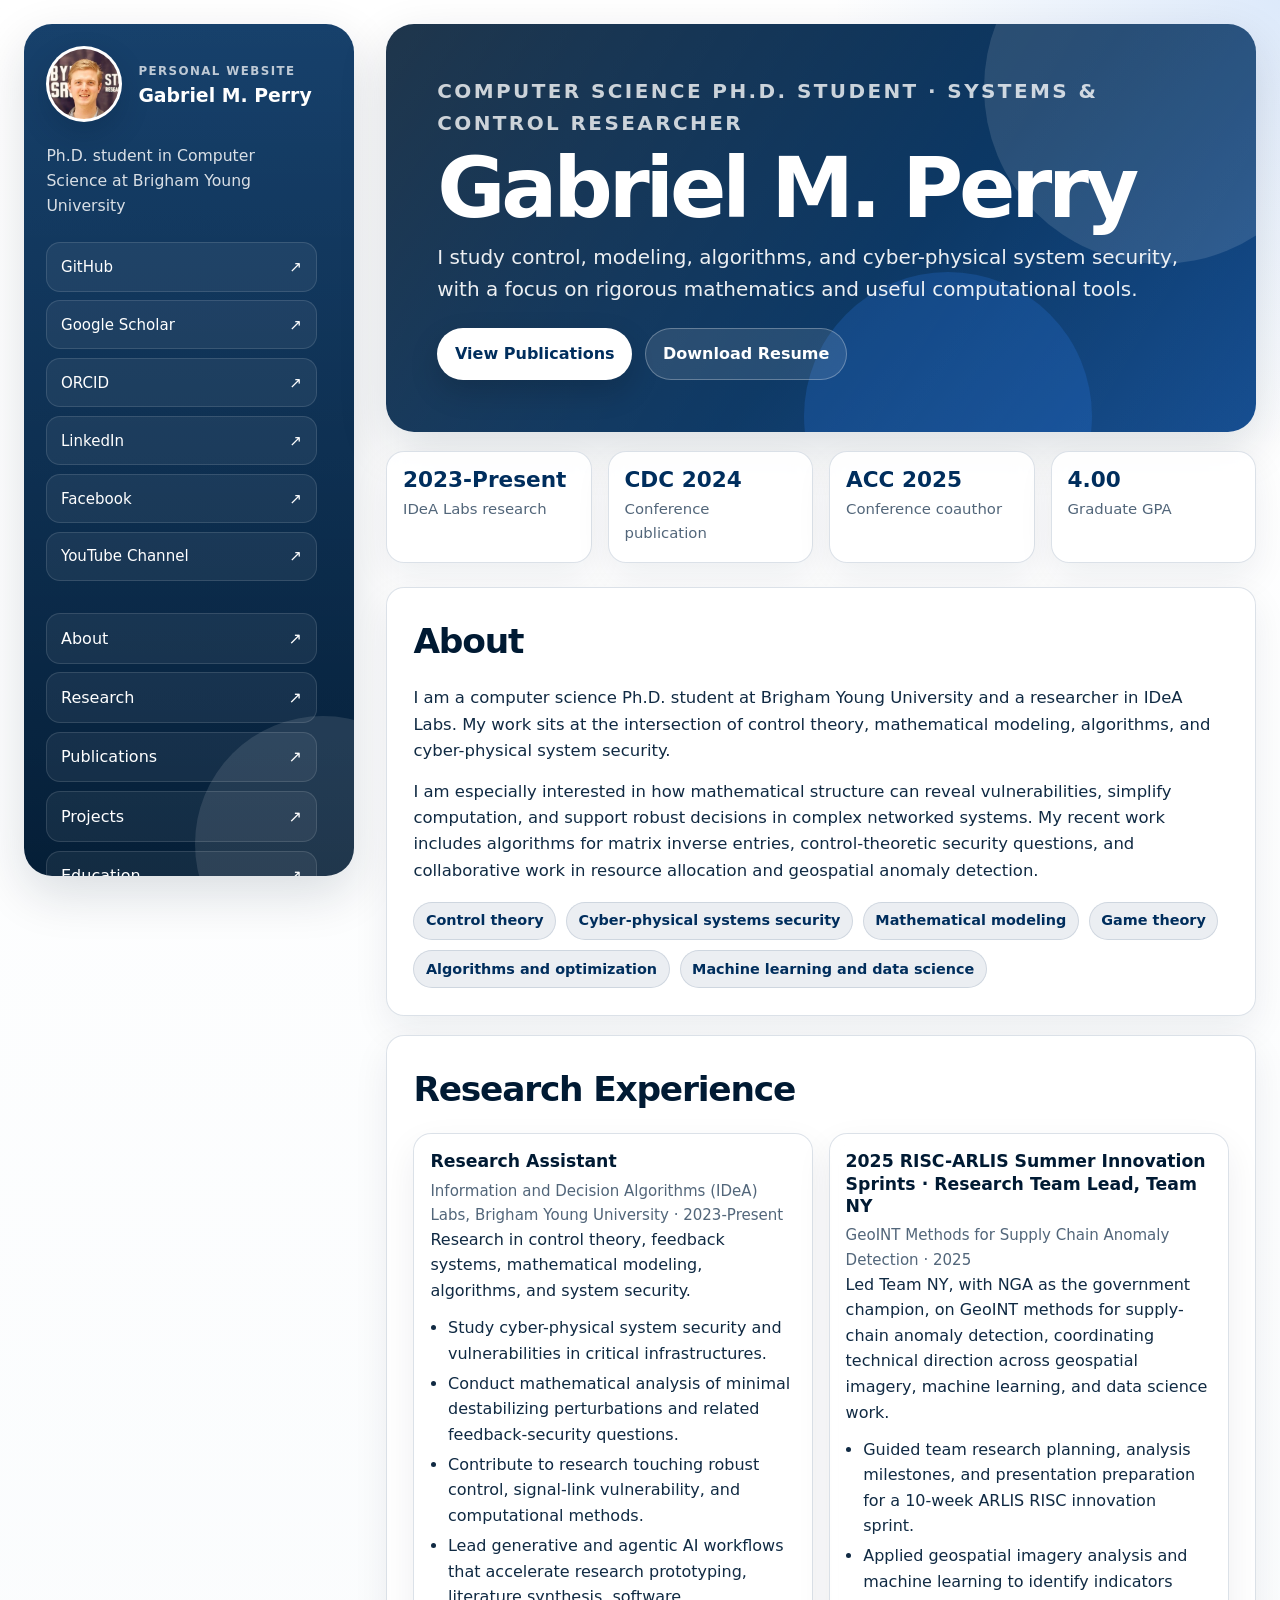
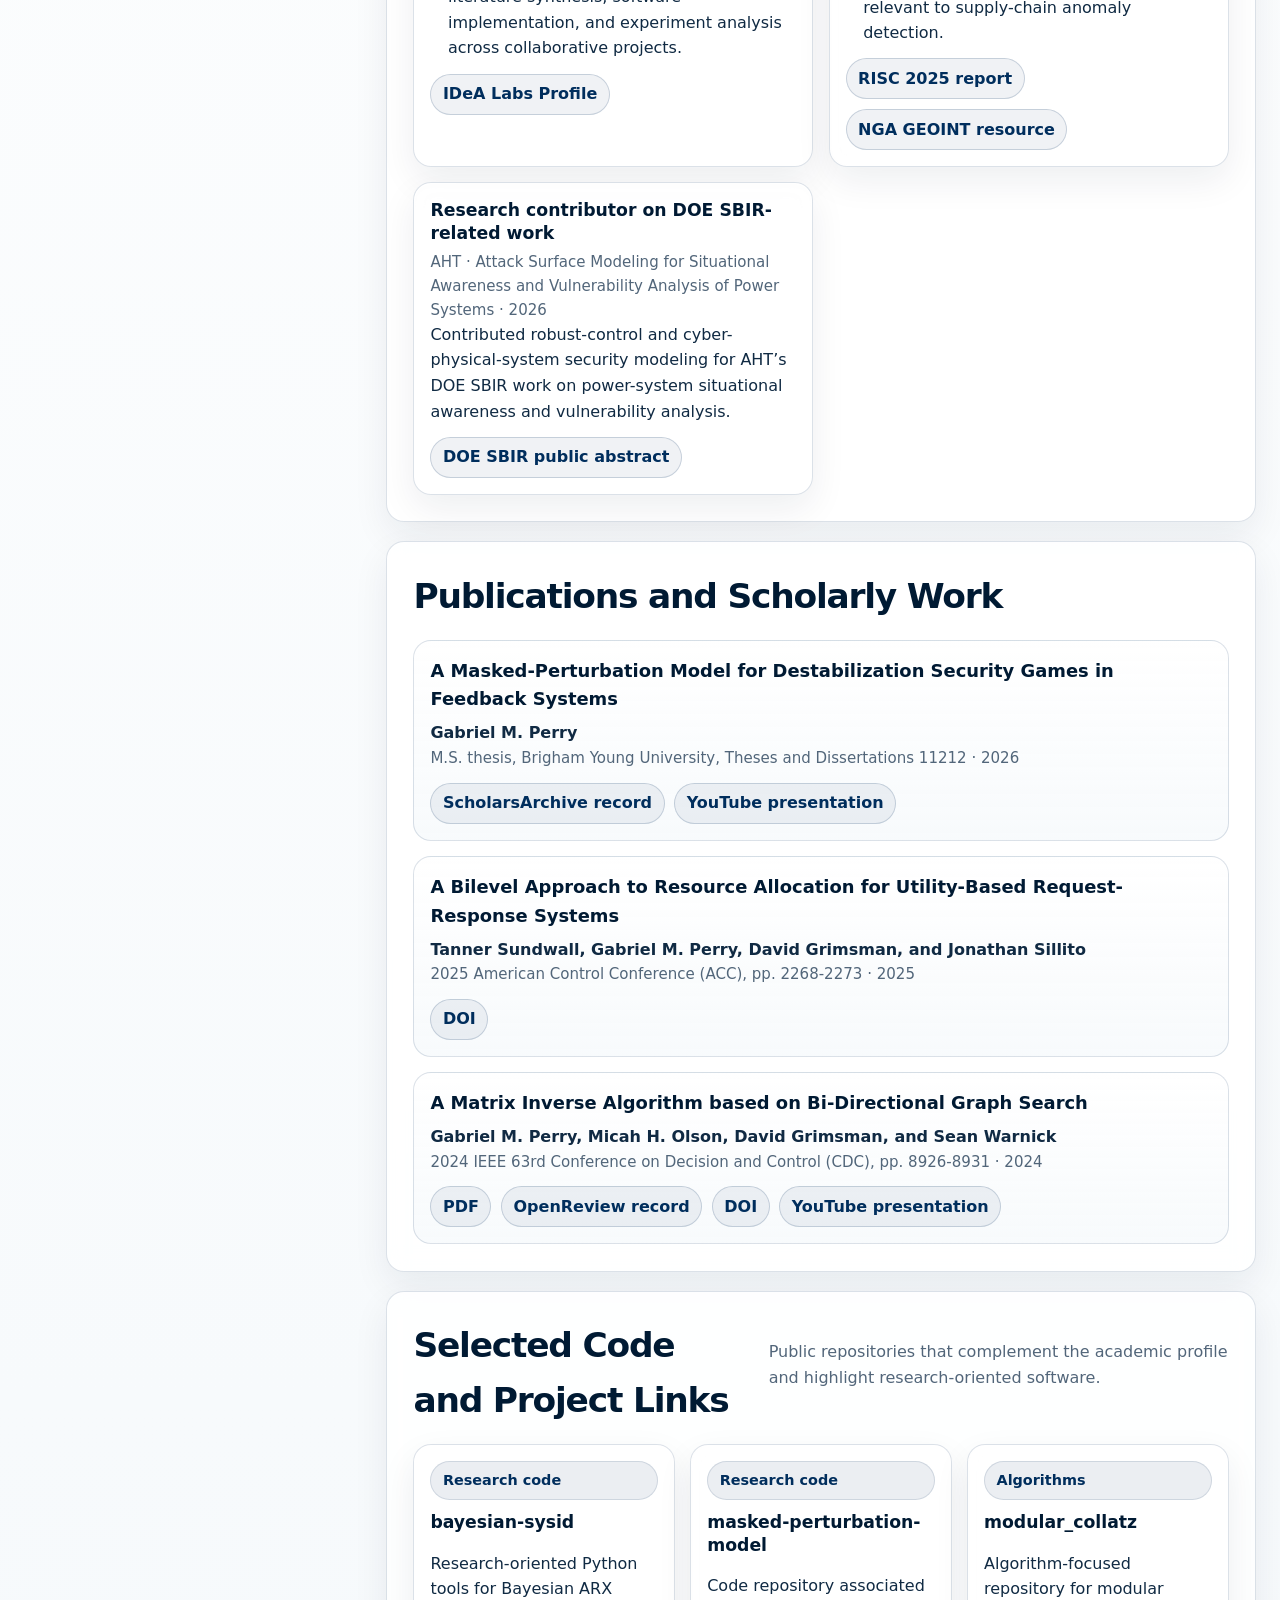
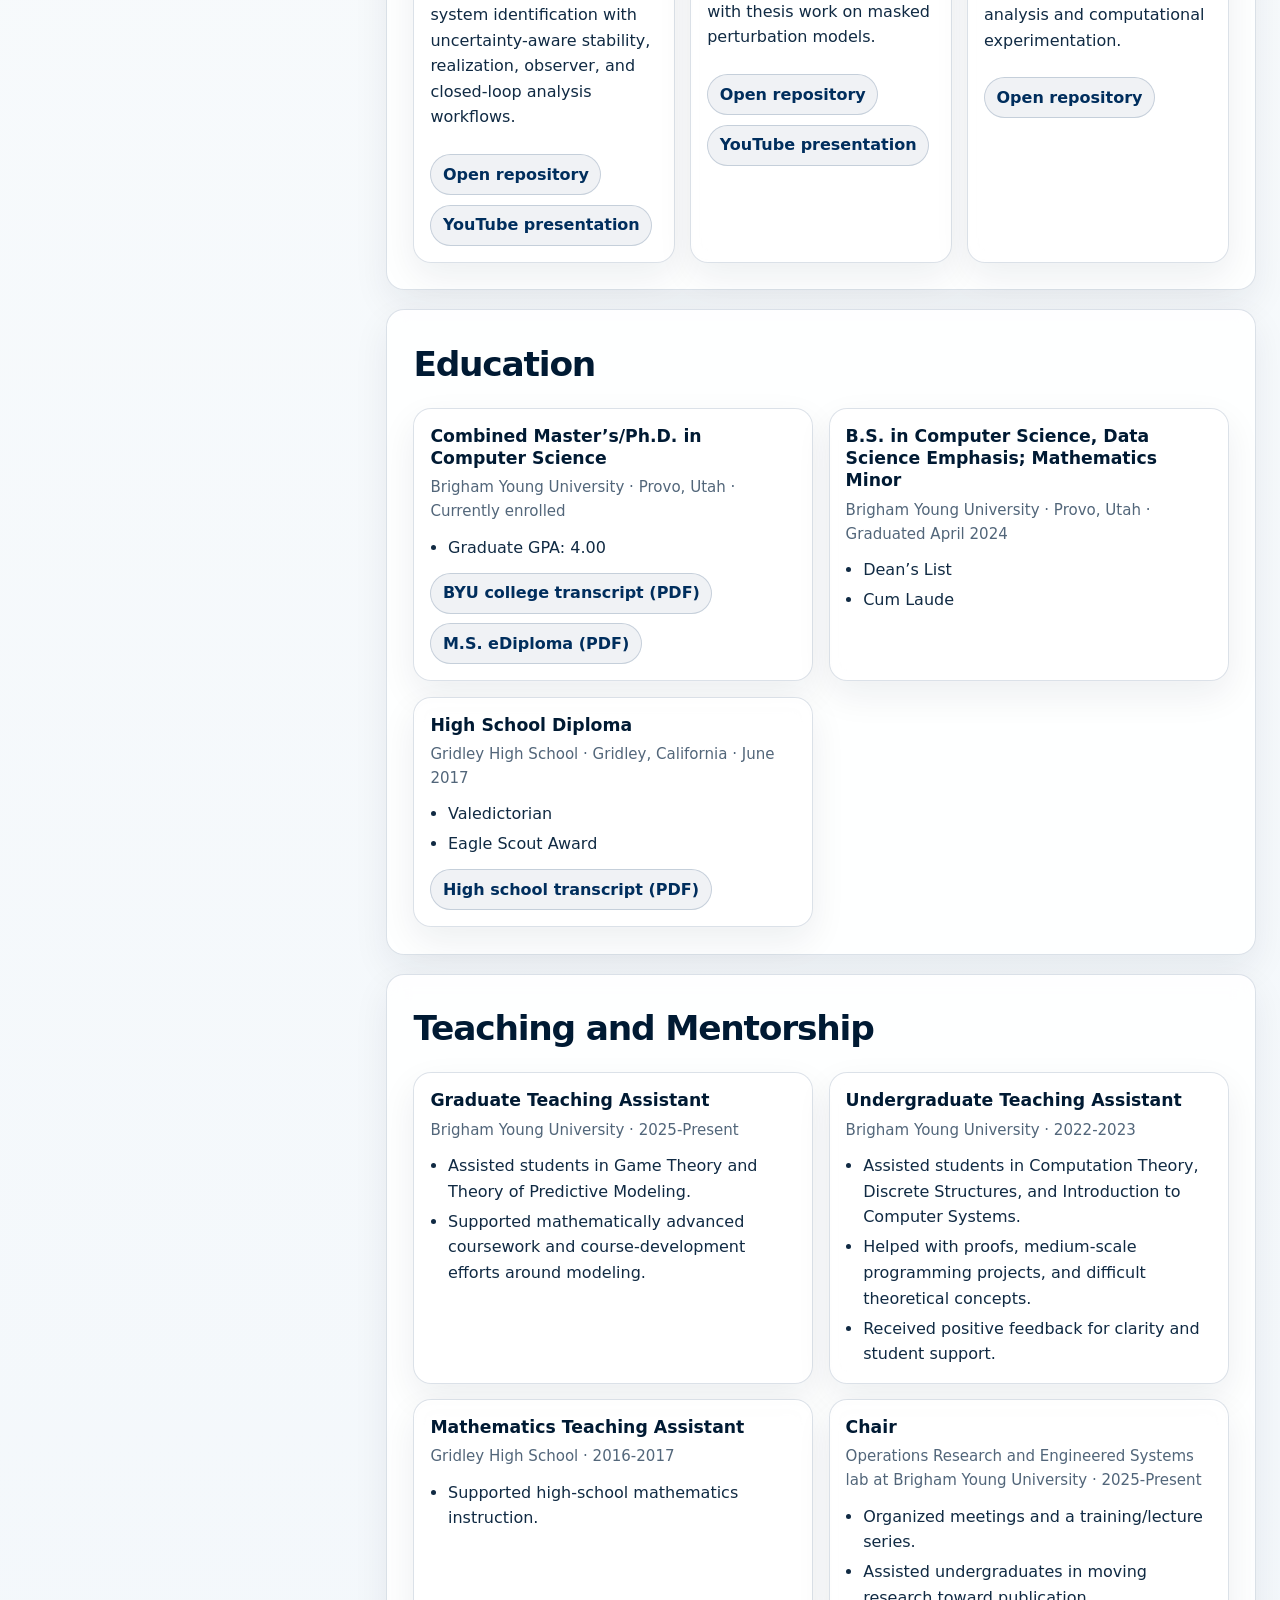
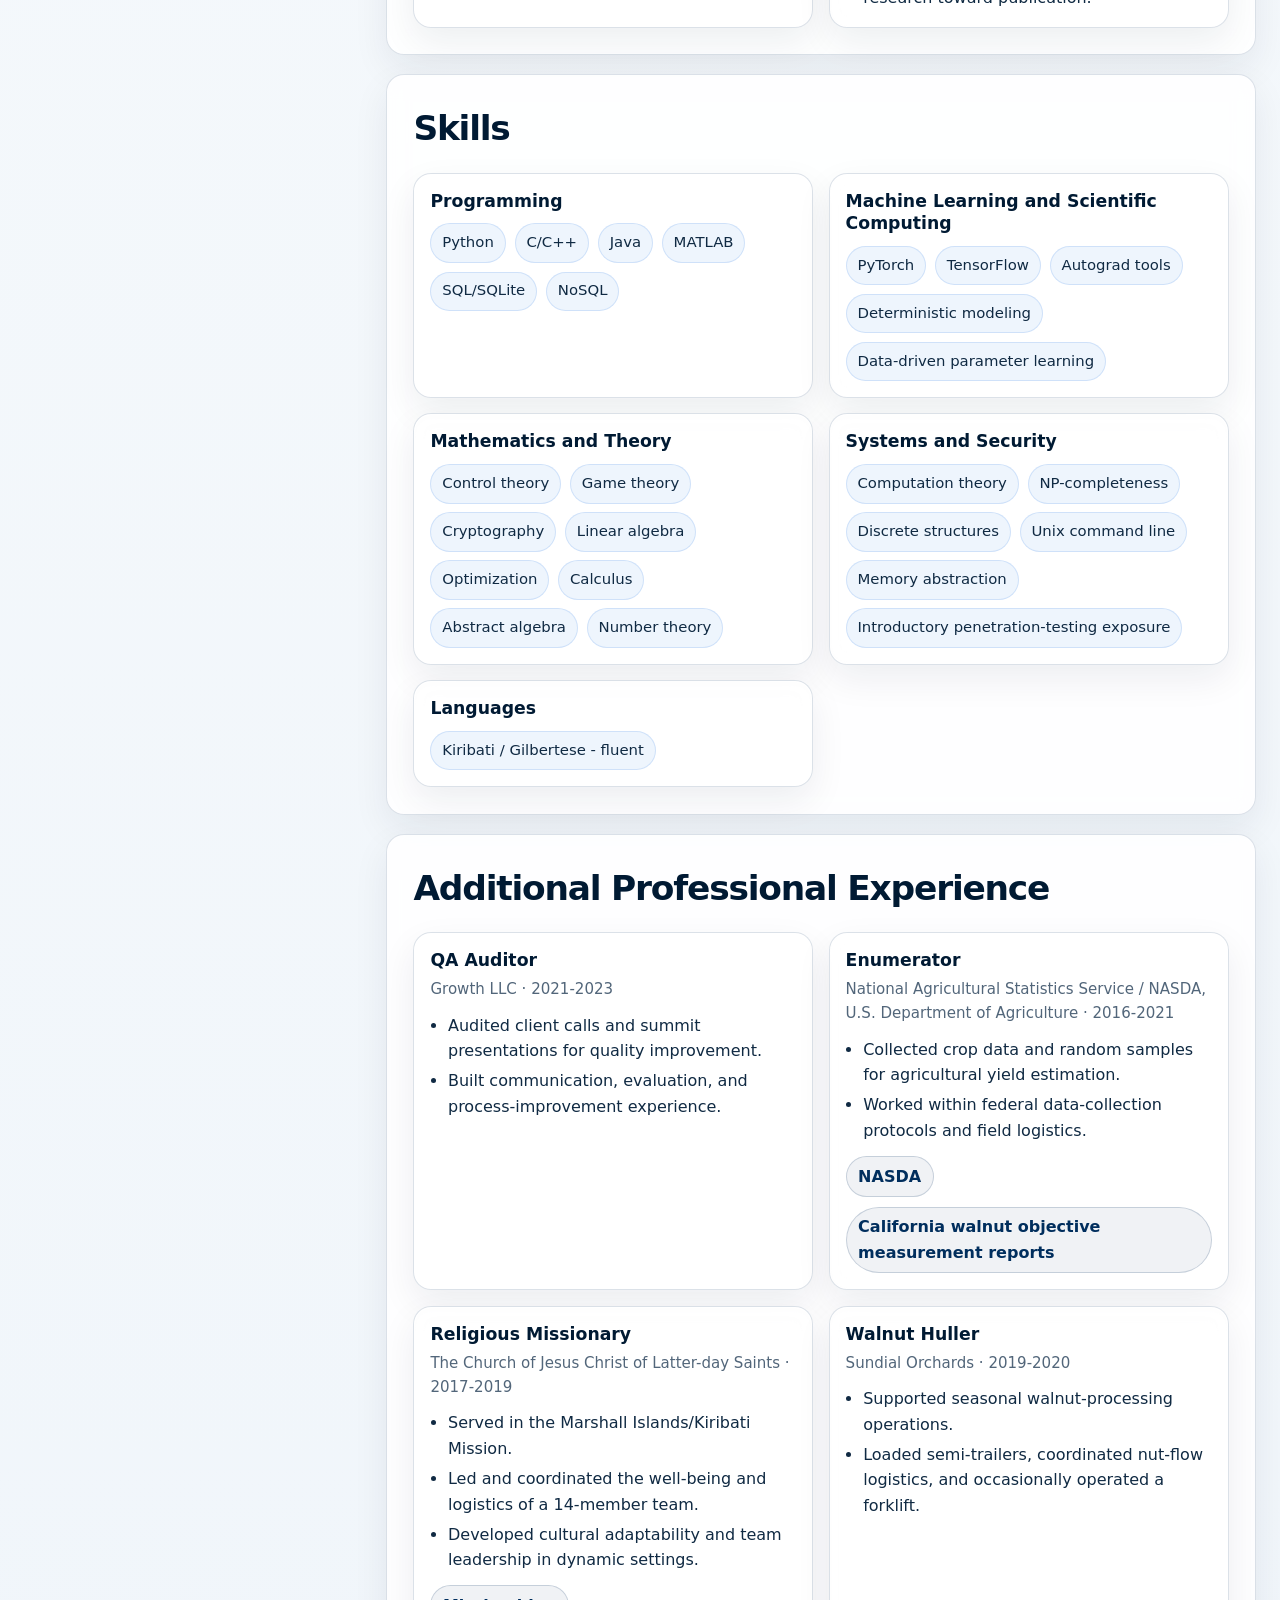
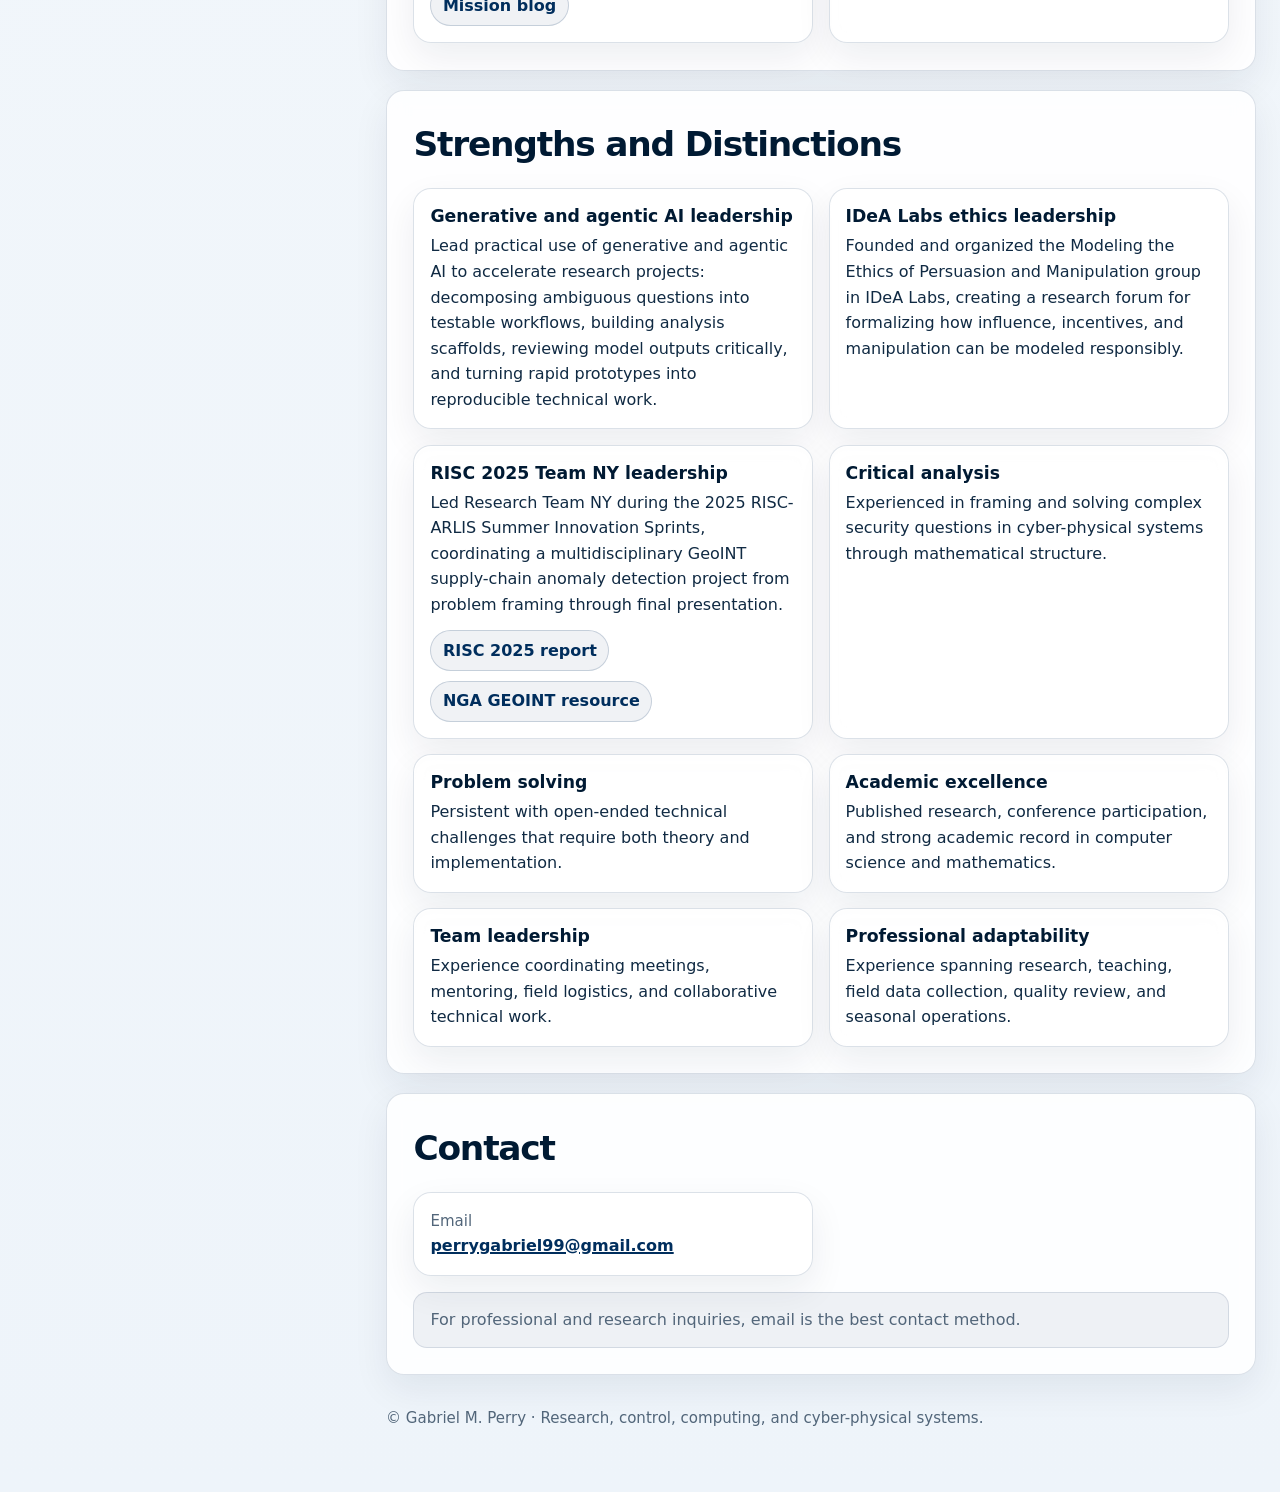
<file: index.html>
<!doctype html>
<html lang="en">
  <head>
    <meta charset="utf-8" />
    <meta name="viewport" content="width=device-width, initial-scale=1" />
    <meta name="description" content="Personal academic and professional website for Gabriel M. Perry." />
    <meta name="theme-color" content="#002E5D" />
    <title>Gabriel M. Perry | Research, Control, and Computing</title>
    <link rel="icon" href="assets/icons/favicon.svg" type="image/svg+xml" />
    <link rel="stylesheet" href="assets/css/styles.css" />
  </head>
  <body>
    <a class="skip-link" href="#main-content">Skip to content</a>
    <div class="page-shell">
      <aside class="sidebar" aria-label="Primary navigation">
        <div class="sidebar-brand">
          <div class="profile-avatar has-photo" id="profile-avatar">
            <img src="assets/images/profile.jpg" alt="Portrait of Gabriel M. Perry" />
          </div>
          <div>
            <p class="brand-kicker">Personal Website</p>
            <h1 id="sidebar-name">Gabriel M. Perry</h1>
          </div>
        </div>
        <p class="sidebar-headline" id="sidebar-headline">Loading profile…</p>
        <div id="sidebar-links" class="sidebar-links"></div>
        <nav id="sidebar-nav" class="sidebar-nav"></nav>
      </aside>

      <main id="main-content" class="content">
        <header class="hero" id="hero"></header>
        <section class="quick-facts" id="highlights" aria-label="Profile highlights"></section>
        <div id="sections" class="sections" aria-live="polite"></div>
        <footer class="footer">
          <p>© Gabriel M. Perry · Research, control, computing, and cyber-physical systems.</p>
        </footer>
      </main>
    </div>
    <script src="assets/js/site.js" defer></script>
  </body>
</html>
</file>
<file: assets/css/styles.css>
:root {
  --byu-blue: #002E5D;
  --byu-blue-deep: #001A33;
  --accent: #2C7BE5;
  --surface: #F7FAFC;
  --surface-strong: #FFFFFF;
  --text: #102A43;
  --muted: #52667A;
  --line: rgba(0, 46, 93, 0.14);
  --shadow: 0 18px 50px rgba(0, 26, 51, 0.14);
  --radius-lg: 28px;
  --radius-md: 18px;
  --radius-sm: 12px;
  --sidebar-width: 330px;
  --max-content: 1120px;
}

* { box-sizing: border-box; }

html {
  scroll-behavior: smooth;
  background: var(--surface);
}

body {
  margin: 0;
  min-height: 100vh;
  color: var(--text);
  font-family: Inter, ui-sans-serif, system-ui, -apple-system, BlinkMacSystemFont, "Segoe UI", sans-serif;
  line-height: 1.6;
  background:
    radial-gradient(circle at top right, rgba(44, 123, 229, 0.16), transparent 28rem),
    linear-gradient(180deg, #ffffff 0%, #f7fafc 38%, #eef4fa 100%);
}

a { color: inherit; }

.skip-link {
  position: absolute;
  top: -60px;
  left: 18px;
  z-index: 99;
  background: var(--byu-blue);
  color: white;
  padding: 0.8rem 1rem;
  border-radius: 999px;
  text-decoration: none;
  transition: top 0.2s ease;
}

.skip-link:focus { top: 18px; }

.page-shell {
  width: min(100%, 1480px);
  margin: 0 auto;
  display: grid;
  grid-template-columns: var(--sidebar-width) minmax(0, 1fr);
  gap: 2rem;
  padding: 1.5rem;
}

.sidebar {
  position: sticky;
  top: 1.5rem;
  align-self: start;
  height: calc(100vh - 3rem);
  max-height: calc(100vh - 3rem);
  padding: 1.4rem;
  border-radius: var(--radius-lg);
  color: white;
  background:
    linear-gradient(180deg, rgba(255, 255, 255, 0.09), rgba(255, 255, 255, 0.02)),
    linear-gradient(180deg, var(--byu-blue), var(--byu-blue-deep));
  box-shadow: var(--shadow);
  overflow-x: hidden;
  overflow-y: auto;
  overscroll-behavior: contain;
  scrollbar-gutter: stable;
}

.sidebar::before {
  content: "";
  position: absolute;
  inset: auto -7rem -6rem auto;
  width: 16rem;
  height: 16rem;
  border-radius: 999px;
  background: rgba(255, 255, 255, 0.11);
}

.sidebar-brand {
  position: relative;
  display: flex;
  align-items: center;
  gap: 1rem;
}

.profile-avatar {
  width: 76px;
  height: 76px;
  flex: 0 0 76px;
  display: grid;
  place-items: center;
  overflow: hidden;
  border-radius: 999px;
  background: white;
  color: var(--byu-blue);
  border: 3px solid rgba(255, 255, 255, 0.72);
  box-shadow: 0 12px 28px rgba(0, 26, 51, 0.22);
  font-size: 1.45rem;
  font-weight: 900;
  letter-spacing: 0.04em;
}

.profile-avatar img {
  width: 100%;
  height: 100%;
  display: block;
  object-fit: cover;
}

.brand-kicker,
.eyebrow {
  margin: 0;
  font-size: 0.74rem;
  font-weight: 800;
  letter-spacing: 0.12em;
  text-transform: uppercase;
}

.brand-kicker { color: rgba(255, 255, 255, 0.72); }

.sidebar h1 {
  margin: 0.16rem 0 0;
  font-size: 1.18rem;
  line-height: 1.2;
}

.sidebar-headline {
  position: relative;
  margin: 1.3rem 0 1.5rem;
  color: rgba(255, 255, 255, 0.84);
  font-size: 0.98rem;
}

.sidebar-nav,
.sidebar-links {
  position: relative;
  display: grid;
  gap: 0.55rem;
}

.sidebar-nav a,
.sidebar-links a {
  display: flex;
  justify-content: space-between;
  gap: 0.8rem;
  align-items: center;
  padding: 0.72rem 0.85rem;
  border: 1px solid rgba(255, 255, 255, 0.12);
  border-radius: 14px;
  color: white;
  text-decoration: none;
  background: rgba(255, 255, 255, 0.06);
  transition: transform 0.18s ease, background 0.18s ease, border-color 0.18s ease;
}

.sidebar-nav a:hover,
.sidebar-nav a:focus-visible,
.sidebar-links a:hover,
.sidebar-links a:focus-visible {
  transform: translateX(3px);
  background: rgba(255, 255, 255, 0.13);
  border-color: rgba(255, 255, 255, 0.28);
}

.sidebar-links {
  margin-bottom: 2rem;
}

.sidebar-links a { font-size: 0.94rem; }

.content {
  width: min(100%, var(--max-content));
  min-width: 0;
}

.hero {
  position: relative;
  overflow: hidden;
  border-radius: var(--radius-lg);
  padding: clamp(1.6rem, 4vw, 3.3rem);
  color: white;
  background:
    linear-gradient(120deg, rgba(255,255,255,0.12), rgba(255,255,255,0)),
    linear-gradient(135deg, var(--byu-blue-deep), var(--byu-blue) 58%, #174f92);
  box-shadow: var(--shadow);
}

.hero::before,
.hero::after {
  content: "";
  position: absolute;
  border-radius: 999px;
  pointer-events: none;
}

.hero::before {
  right: -5rem;
  top: -7rem;
  width: 22rem;
  height: 22rem;
  background: rgba(255, 255, 255, 0.12);
}

.hero::after {
  left: 48%;
  bottom: -8rem;
  width: 18rem;
  height: 18rem;
  background: rgba(44, 123, 229, 0.24);
}

.hero-inner {
  position: relative;
  z-index: 1;
  max-width: 870px;
}

.hero .eyebrow { color: rgba(255, 255, 255, 0.78); }

.hero h2 {
  margin: 0.55rem 0 0.7rem;
  font-size: clamp(2.6rem, 7vw, 5.2rem);
  line-height: 0.98;
  letter-spacing: -0.05em;
}

.hero p {
  max-width: 760px;
  margin: 0;
  color: rgba(255, 255, 255, 0.92);
  font-size: clamp(1rem, 2vw, 1.25rem);
}

.button-row {
  display: flex;
  flex-wrap: wrap;
  gap: 0.8rem;
  margin-top: 1.45rem;
}

.button {
  display: inline-flex;
  align-items: center;
  justify-content: center;
  min-height: 48px;
  padding: 0.78rem 1.05rem;
  border-radius: 999px;
  text-decoration: none;
  font-weight: 800;
  border: 1px solid transparent;
  transition: transform 0.18s ease, box-shadow 0.18s ease, background 0.18s ease;
}

.button:hover,
.button:focus-visible { transform: translateY(-2px); }
.button.primary { background: white; color: var(--byu-blue); box-shadow: 0 12px 30px rgba(0, 0, 0, 0.16); }
.button.secondary { border-color: rgba(255,255,255,0.28); color: white; background: rgba(255,255,255,0.1); }

.quick-facts {
  display: grid;
  grid-template-columns: repeat(4, minmax(0, 1fr));
  gap: 1rem;
  margin: 1.2rem 0 1.5rem;
}

.fact-card,
.panel,
.timeline-card,
.skill-group,
.achievement-card,
.project-card,
.contact-card {
  border: 1px solid var(--line);
  border-radius: var(--radius-md);
  background: rgba(255, 255, 255, 0.88);
  box-shadow: 0 14px 36px rgba(0, 26, 51, 0.07);
  backdrop-filter: blur(10px);
}

.fact-card {
  padding: 1rem;
}

.fact-card strong {
  display: block;
  color: var(--byu-blue);
  font-size: 1.35rem;
  line-height: 1.1;
}

.fact-card span {
  display: block;
  margin-top: 0.42rem;
  color: var(--muted);
  font-size: 0.93rem;
}

.sections { display: grid; gap: 1.2rem; }

.panel {
  padding: clamp(1.15rem, 2.5vw, 1.65rem);
}

.section-header {
  display: flex;
  justify-content: space-between;
  gap: 1rem;
  align-items: baseline;
  margin-bottom: 1rem;
}

.section-header h2 {
  margin: 0;
  color: var(--byu-blue-deep);
  font-size: clamp(1.45rem, 3vw, 2.15rem);
  letter-spacing: -0.035em;
}

.section-header p {
  margin: 0;
  max-width: 500px;
  color: var(--muted);
}

.rich-copy {
  display: grid;
  gap: 0.88rem;
  color: var(--text);
  font-size: 1.03rem;
}
.rich-copy p { margin: 0; }

.pill-row {
  display: flex;
  flex-wrap: wrap;
  gap: 0.62rem;
  margin-top: 1.1rem;
}

.pill,
.tag {
  display: inline-flex;
  align-items: center;
  border-radius: 999px;
  padding: 0.42rem 0.72rem;
  color: var(--byu-blue);
  background: rgba(0, 46, 93, 0.08);
  border: 1px solid rgba(0, 46, 93, 0.12);
  font-size: 0.9rem;
  font-weight: 750;
}

.timeline-grid,
.project-grid,
.achievement-grid,
.skill-grid,
.contact-grid {
  display: grid;
  gap: 0.95rem;
}

.timeline-grid { grid-template-columns: repeat(2, minmax(0, 1fr)); }
.project-grid { grid-template-columns: repeat(3, minmax(0, 1fr)); }
.achievement-grid { grid-template-columns: repeat(2, minmax(0, 1fr)); }
.skill-grid { grid-template-columns: repeat(2, minmax(0, 1fr)); }
.contact-grid { grid-template-columns: repeat(2, minmax(0, 1fr)); }

.timeline-card,
.project-card,
.achievement-card,
.skill-group,
.contact-card {
  padding: 1rem;
}

.timeline-card h3,
.project-card h3,
.achievement-card h3,
.skill-group h3 {
  margin: 0 0 0.35rem;
  color: var(--byu-blue-deep);
  font-size: 1.08rem;
  line-height: 1.3;
}

.timeline-meta,
.publication-meta {
  margin: 0 0 0.6rem;
  color: var(--muted);
  font-size: 0.94rem;
}

.timeline-card p,
.project-card p,
.achievement-card p,
.skill-group p,
.contact-card p,
.publication-card p {
  margin: 0;
}

.clean-list {
  margin: 0.72rem 0 0;
  padding-left: 1.1rem;
  color: var(--text);
}

.clean-list li + li { margin-top: 0.28rem; }

.publication-list {
  display: grid;
  gap: 0.95rem;
}

.publication-card {
  padding: 1rem;
  border: 1px solid var(--line);
  border-radius: var(--radius-md);
  background: linear-gradient(180deg, rgba(255,255,255,0.98), rgba(247,250,252,0.92));
}

.publication-card h3 {
  margin: 0 0 0.4rem;
  color: var(--byu-blue-deep);
  font-size: 1.12rem;
}

.link-row {
  display: flex;
  flex-wrap: wrap;
  gap: 0.6rem;
  margin-top: 0.78rem;
}

.inline-link {
  display: inline-flex;
  padding: 0.42rem 0.72rem;
  border-radius: 999px;
  color: var(--byu-blue);
  border: 1px solid rgba(0, 46, 93, 0.18);
  background: rgba(0, 46, 93, 0.06);
  text-decoration: none;
  font-weight: 800;
  transition: background 0.18s ease, transform 0.18s ease;
}

.inline-link:hover,
.inline-link:focus-visible {
  background: rgba(0, 46, 93, 0.12);
  transform: translateY(-1px);
}

.project-card {
  display: grid;
  gap: 0.72rem;
  align-content: start;
}

.project-card a {
  text-decoration: none;
}

.project-card .project-title:hover,
.project-card .project-title:focus-visible {
  text-decoration: underline;
}

.skill-group ul {
  display: flex;
  flex-wrap: wrap;
  gap: 0.55rem;
  list-style: none;
  padding: 0;
  margin: 0.72rem 0 0;
}

.skill-group li {
  padding: 0.42rem 0.68rem;
  border-radius: 999px;
  color: var(--text);
  background: rgba(44, 123, 229, 0.08);
  border: 1px solid rgba(44, 123, 229, 0.16);
  font-size: 0.93rem;
}

.contact-card a {
  color: var(--byu-blue);
  font-weight: 800;
  text-decoration-thickness: 2px;
}

.note-card {
  margin-top: 1rem;
  padding: 0.9rem 1rem;
  border-radius: 14px;
  background: rgba(0, 46, 93, 0.06);
  border: 1px solid rgba(0, 46, 93, 0.12);
  color: var(--muted);
}

.footer {
  padding: 1rem 0 1.4rem;
  color: var(--muted);
  font-size: 0.94rem;
}

.footer code,
.note-card code {
  padding: 0.16rem 0.34rem;
  border-radius: 6px;
  background: rgba(0, 46, 93, 0.08);
}

.not-found-page {
  display: grid;
  min-height: 100vh;
  place-items: center;
  padding: 1.5rem;
}

.not-found-card {
  width: min(100%, 680px);
  padding: clamp(1.4rem, 4vw, 2.5rem);
  border-radius: var(--radius-lg);
  border: 1px solid var(--line);
  background: white;
  box-shadow: var(--shadow);
}

.not-found-card .eyebrow { color: var(--accent); }
.not-found-card h1 { margin: 0.5rem 0; color: var(--byu-blue-deep); font-size: clamp(2rem, 5vw, 3.4rem); }
.not-found-card p { color: var(--muted); }
.not-found-card .button.primary { background: var(--byu-blue); color: white; }

@media (max-width: 1180px) {
  .page-shell {
    grid-template-columns: 1fr;
    padding: 1rem;
  }

  .sidebar {
    position: relative;
    top: auto;
    height: auto;
    max-height: none;
    min-height: auto;
    overflow: hidden;
  }

  .sidebar-nav {
    grid-template-columns: repeat(2, minmax(0, 1fr));
  }
}

@media (max-width: 840px) {
  .quick-facts,
  .timeline-grid,
  .project-grid,
  .achievement-grid,
  .skill-grid,
  .contact-grid,
  .sidebar-nav {
    grid-template-columns: 1fr;
  }

  .section-header {
    display: grid;
  }
}

@media (max-width: 560px) {
  .page-shell { padding: 0.8rem; gap: 1rem; }
  .sidebar, .hero, .panel { border-radius: 22px; }
  .sidebar-brand { align-items: flex-start; }
  .button-row { display: grid; }
  .button { width: 100%; }
}
</file>
